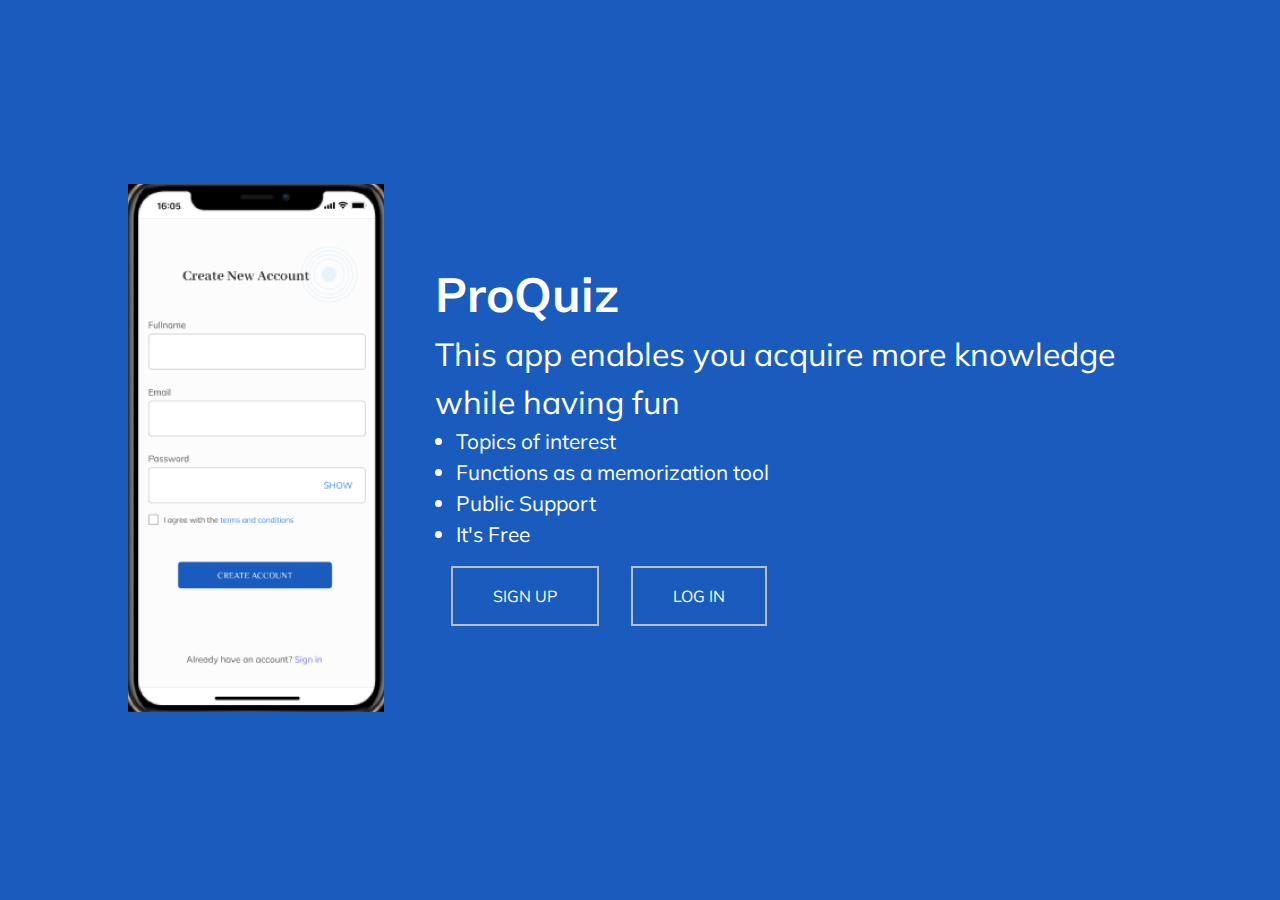
<file: task1/landing-page/landing-page.html>
<!DOCTYPE html>
<html lang="en">
    <head>
        <meta charset="UTF-8">
        <meta name="viewport" content="width=device-width, initial-scale=1.0">
        <title>ProQuiz | Landing Page</title>
        <link href="https://fonts.googleapis.com/css2?family=Mulish:wght@400;700&display=swap" rel="stylesheet">
        <link rel="stylesheet" href="../public/styles.css" type="text/css">
        <link rel="stylesheet" href="./landing-page.css" type="text/css">
    </head>
    <body>
        <main>
            <!-- Main section -->
            <section id="main-section" class="flex">
                <div id="main-div" class="flex">
                    <!-- Image container -->
                    <div id="image-div">
                        <img src="../public/images/phone.png" alt="">
                    </div>
                    <!-- Text section -->
                    <section id="text-section">
                        <h1>ProQuiz</h1>
                        <p id="mantra">This app enables you acquire more knowledge while having fun</p>
                        <ul id="features">
                            <li>Topics of interest</li>
                            <li>Functions as a memorization tool</li>
                            <li>Public Support</li>
                            <li>It's Free</li>
                        </ul>
                        <div id="links" class="flex">
                            <a href="../signup/signup.html">Sign up</a>
                            <a href="../login/login.html">Log in</a>
                        </div>
                    </section>
                </div>
            </section>
        </main>
    </body>
</html>
</file>
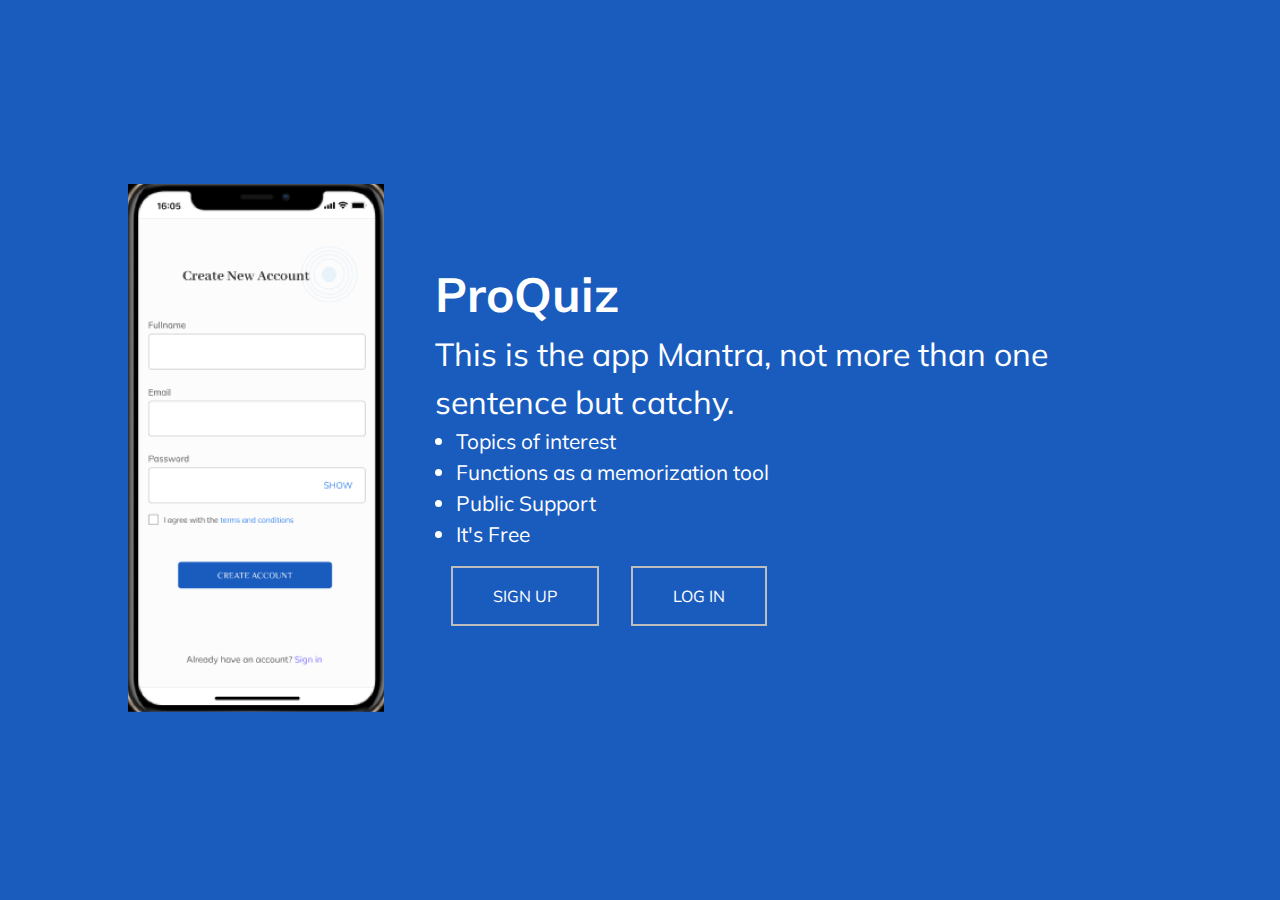
<file: task1/landing-page/landing.html>
<!DOCTYPE html>
<html lang="en">
    <head>
        <meta charset="UTF-8">
        <meta name="viewport" content="width=device-width, initial-scale=1.0">
        <title>ProQuiz | Landing Page</title>
        <link href="https://fonts.googleapis.com/css2?family=Mulish:wght@400;700&display=swap" rel="stylesheet">
        <link rel="stylesheet" href="../public/styles.css" type="text/css">
        <link rel="stylesheet" href="./landing.css" type="text/css">
    </head>
    <body>
        <main>
            <!-- Main section -->
            <section id="main-section" class="flex">
                <div id="main-div" class="flex">
                    <!-- Image container -->
                    <div id="image-div">
                        <img src="../public/images/phone.png" alt="">
                    </div>
                    <!-- Text section -->
                    <section id="text-section">
                        <h1>ProQuiz</h1>
                        <p id="mantra">This is the app Mantra, not more than one sentence but catchy.</p>
                        <ul id="features">
                            <li>Topics of interest</li>
                            <li>Functions as a memorization tool</li>
                            <li>Public Support</li>
                            <li>It's Free</li>
                        </ul>
                        <div id="links" class="flex">
                            <a href="../signup/signup.html">Sign up</a>
                            <a href="../login/login.html">Log in</a>
                        </div>
                    </section>
                </div>
            </section>
        </main>
    </body>
</html>
</file>
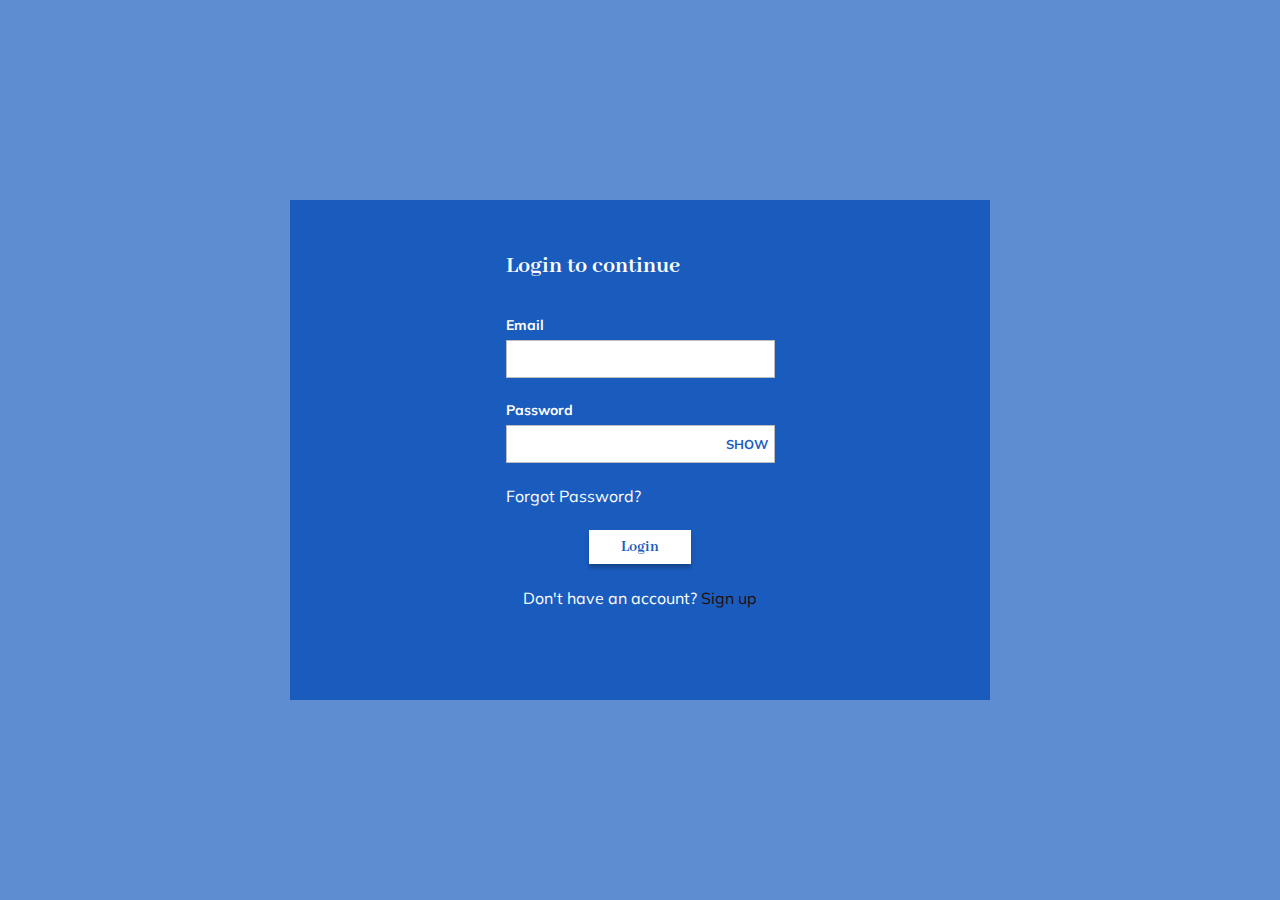
<file: task1/login/login.html>
<!DOCTYPE html>
<html lang="en">
    <head>
        <meta charset="UTF-8">
        <meta name="viewport" content="width=device-width, initial-scale=1.0">
        <title>ProQuiz | Login</title>
        <link href="https://fonts.googleapis.com/css2?family=Abhaya+Libre:wght@400;700&family=Mulish:wght@400;700&display=swap" rel="stylesheet">
        <link rel="stylesheet" href="../public/styles.css" type="text/css">
        <link rel="stylesheet" href="./login.css" type="text/css">
        <script src="../public/script.js" defer></script>
    </head>
    <body class="form-page">
        <main>
            <!-- Form section -->
            <section class="form-section flex">
                <form action="" method="POST">
                    <h2>Login to continue</h2>
                    <div class="form-input flex">
                        <label for="email">Email</label>
                        <input id="email" type="email" name="email" required>
                    </div>
                    <div class="form-input flex">
                        <label for="password">Password</label>
                        <div class="password-div">
                            <input id="password" type="password" name="password" minlength="8" required>
                            <span id="show" class="show">Show</span>
                        </div>
                    </div>
                    <a href="#">Forgot Password?</a>
                    <!-- Submit button -->
                    <div class="center">
                        <button class="submit-btn">Login</button>
                    </div>
                </form>
                <p>Don't have an account? <a class="dark-gray" href="../signup/signup.html">Sign up</a></p>
            </section>
        </main>
    </body>
</html>
</file>
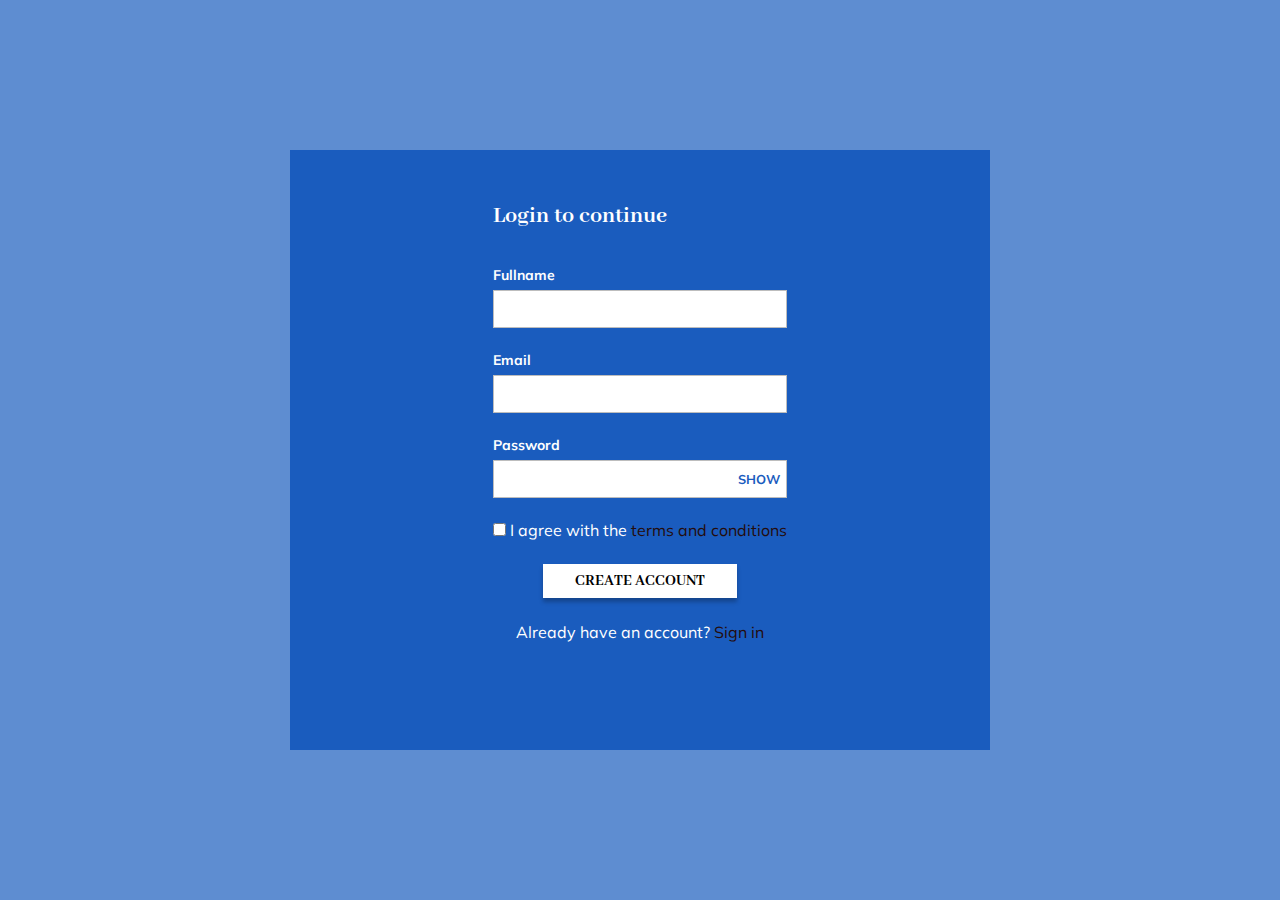
<file: task1/signup/signup.html>
<!DOCTYPE html>
<html lang="en">
    <head>
        <meta charset="UTF-8">
        <meta name="viewport" content="width=device-width, initial-scale=1.0">
        <title>ProQuiz | Signup</title>
        <link href="https://fonts.googleapis.com/css2?family=Abhaya+Libre:wght@400;700&family=Mulish:wght@400;700&display=swap" rel="stylesheet">
        <link rel="stylesheet" href="../public/styles.css" type="text/css">
        <link rel="stylesheet" href="./signup.css" type="text/css">
        <script src="../public/script.js" defer></script>
    </head>
    <body class="form-page">
        <main>
            <!-- Form section -->
            <section class="form-section flex">
                <form action="" method="POST">
                    <h2>Login to continue</h2>
                    <div class="form-input flex">
                        <label for="fullname">Fullname</label>
                        <input id="fullname" type="text" name="fullname" required>
                    </div>
                    <div class="form-input flex">
                        <label for="email">Email</label>
                        <input id="email" type="email" name="email" required>
                    </div>
                    <div class="form-input flex">
                        <label for="password">Password</label>
                        <div class="password-div">
                            <input id="password" type="password" name="password" minlength="8" required>
                            <span id="show" class="show">Show</span>
                        </div>
                    </div>
                    <div>
                        <input id="terms" type="checkbox" name="terms" required>
                        <label for="terms">I agree with the <a class="dark-gray" href="#">terms and conditions</a></label>
                    </div>
                    <!-- Submit button -->
                    <div class="center">
                        <button class="submit-btn">Create account</button>
                    </div>
                </form>
                <p>Already have an account? <a class="dark-gray" href="../login/login.html">Sign in</a></p>
            </section>
    </body>
</html>
</file>
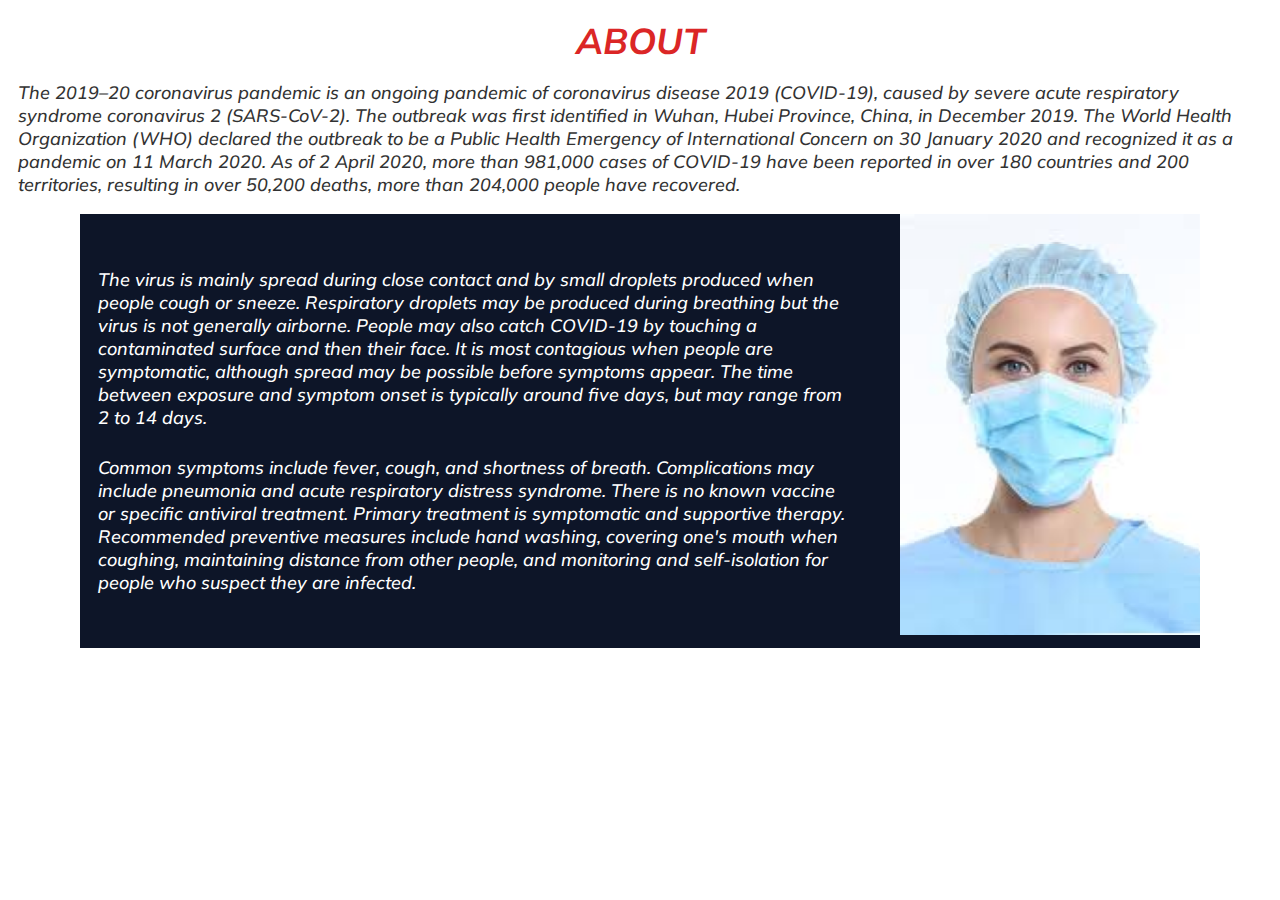
<file: task2/about/about.html>
<!DOCTYPE html>
<html lang="en">
    <head>
        <meta charset="UTF-8">
        <meta name="viewport" content="width=device-width, initial-scale=1.0">
        <title>COVID-19 | About</title>
        <link href="https://fonts.googleapis.com/css2?family=Mulish:ital,wght@0,500;1,400;1,500&display=swap" rel="stylesheet">
        <link rel="stylesheet" href="../public/css/styles.css" type="text/css">
    </head>
    <body>
        <header>
            <h1>About</h1>
        </header>
        <main>
            <p>The 2019–20 coronavirus pandemic is an ongoing pandemic of coronavirus disease 2019 (COVID-19), caused by severe acute respiratory syndrome coronavirus 2 (SARS-CoV-2). The outbreak was first identified in Wuhan, Hubei Province, China, in December 2019. The World Health Organization (WHO) declared the outbreak to be a Public Health Emergency of International Concern on 30 January 2020 and recognized it as a pandemic on 11 March 2020. As of 2 April 2020, more than 981,000 cases of COVID-19 have been reported in over 180 countries and 200 territories, resulting in over 50,200 deaths, more than 204,000 people have recovered.</p>
            <div class="about-flex flex">
                <div class="about-flex-text">
                    <p>The virus is mainly spread during close contact and by small droplets produced when people cough or sneeze. Respiratory droplets may be produced during breathing but the virus is not generally airborne. People may also catch COVID-19 by touching a contaminated surface and then their face. It is most contagious when people are symptomatic, although spread may be possible before symptoms appear. The time between exposure and symptom onset is typically around five days, but may range from 2 to 14 days.</p>
                    <p>Common symptoms include fever, cough, and shortness of breath. Complications may include pneumonia and acute respiratory distress syndrome. There is no known vaccine or specific antiviral treatment. Primary treatment is symptomatic and supportive therapy. Recommended preventive measures include hand washing, covering one's mouth when coughing, maintaining distance from other people, and monitoring and self-isolation for people who suspect they are infected.</p>
                </div>
                <div class="about-img-div img-div">
                    <img src="../public/images/cdc-k0KRNtqcjfw-unsplash 1.png" alt="A health worker">
                </div>
            </div>
        </main>
    </body>
</html>
</file>
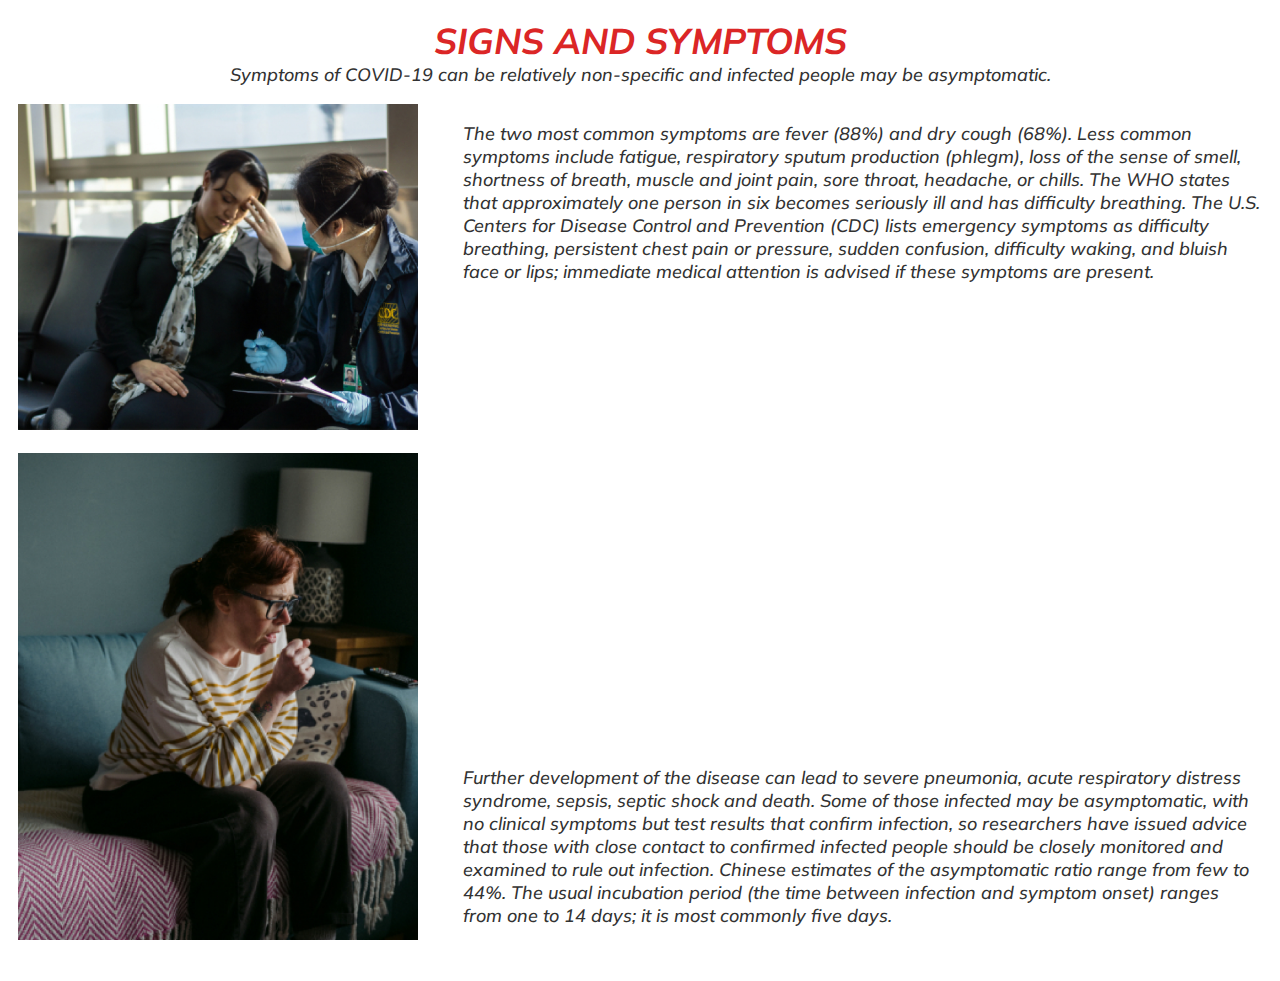
<file: task2/signs/signs.html>
<!DOCTYPE html>
<html lang="en">
    <head>
        <meta charset="UTF-8">
        <meta name="viewport" content="width=device-width, initial-scale=1.0">
        <title>COVID-19 | Signs and Symptoms</title>
        <link href="https://fonts.googleapis.com/css2?family=Mulish:ital,wght@0,500;1,400;1,500&display=swap" rel="stylesheet">
        <link rel="stylesheet" href="../public/css/styles.css" type="text/css">
    </head>
    <body>
        <header>
            <h1>Signs and Symptoms</h1>
            <p>Symptoms of COVID-19 can be relatively non-specific and infected people may be asymptomatic.</p>
        </header>
        <main>
            <div class="signs-flex flex">
                <div class="signs-img-div img-div">
                    <img src="../public/images/cdc-ioZc-2TpcjY-unsplash 1.png" alt="A sick person">
                </div>
                <p class="signs-flex-text">The two most common symptoms are fever (88%) and dry cough (68%). Less common symptoms include fatigue, respiratory sputum production (phlegm), loss of the sense of smell, shortness of breath, muscle and joint pain, sore throat, headache, or chills. The WHO states that approximately one person in six becomes seriously ill and has difficulty breathing. The U.S. Centers for Disease Control and Prevention (CDC) lists emergency symptoms as difficulty breathing, persistent chest pain or pressure, sudden confusion, difficulty waking, and bluish face or lips; immediate medical attention is advised if these symptoms are present.</p>
            </div>
            <div class="signs-flex signs-flex-2 flex">
                <div class="signs-img-div img-div">
                    <img src="../public/images/annie-spratt-_S0XzuaZLas-unsplash 1.png" alt="A person coughing">
                </div>
                <p class="signs-flex-text">Further development of the disease can lead to severe pneumonia, acute respiratory distress syndrome, sepsis, septic shock and death. Some of those infected may be asymptomatic, with no clinical symptoms but test results that confirm infection, so researchers have issued advice that those with close contact to confirmed infected people should be closely monitored and examined to rule out infection. Chinese estimates of the asymptomatic ratio range from few to 44%. The usual incubation period (the time between infection and symptom onset) ranges from one to 14 days; it is most commonly five days.</p>
            </div>
        </main> 
    </body>
</html>
</file>
<file: task1/public/styles.css>
/* General styles */
:root {
    --primary-color: #1a5cbe;
    --dark-gray: #240c0c;
}

* {
    box-sizing: border-box;
    margin: 0;
    padding: 0;
}

html {
    font-size: 16px;
}

body {
    background-color: var(--primary-color);
    font-family: 'Mulish', sans-serif;
}

body.form-page {
    background-color: rgba(26, 92, 190, 0.7);
}

a {
    color: #fff;
    text-decoration: none;
}

a:hover {
    text-decoration: underline;
}

/* Main section */
#main-section {
    align-items: center;
    height: 100vh;
}

#main-div {
    align-items: center;
    flex-wrap: wrap;
    justify-content: space-between;
    margin: 0 auto;
    width: 80%;
}

/* Text section */
#text-section {
    color: #fff;
    line-height: 1.5;
    width: 70%;
}

h1 {
    font-size: 3rem;
}

#mantra {
    font-size: 2rem;
}

#features {
    font-size: 1.3rem;
    margin-left: 1em;
}

/* Image div */
#image-div {
    height: 85%;
    margin-right: 1.5em;
    min-width: 85px;
    overflow: hidden;
    width: 25%;
}

#image-div img {
    width: 100%;
}

/* Form section */
.form-section {
    align-items: center;
    background-color: var(--primary-color);
    color: #fff;
    flex-direction: column;
    left: 50%;
    max-width: 700px;
    padding: 1em;
    position: absolute;
    top: 50%;
    transform: translate(-50%, -50%);
    width: 90%;
}

form h2 {
    font-family: 'Abhaya Libre', sans-serif;
    font-weight: bold;
    margin: 1.5em 0;
}

.form-input {
    flex-direction: column;
    margin-bottom: 1em;
}

.form-input label {
    font-size: 0.875rem;
    font-weight: bold;
}

.form-input input {
    border: 1px solid #bdbdbd;
    font-family: 'Mulish', sans-serif;
    font-size: 1rem;
    font-weight: bold;
    margin: 0.4em 0;
    padding: 0.5em;
    width: 100%;
}

/* Password section */
.password-div {
    position: relative;
}

#password {
    padding-right: 3.5em;
}

.show {
    color: var(--primary-color);
    font-size: 0.8rem;
    font-weight: bold;
    position: absolute;
    right: 7px;
    text-transform: uppercase;
    top: 50%;
    transform: translateY(-50%);
}

.show:hover {
    color: #f00;
    cursor: pointer;
}

/* Links */
#links {
    flex-wrap: wrap;
}

#links a {
    border: 2px solid #bdbdbd;
    color: #fff;
    display: block;
    margin: 1em;
    min-width: 50px;
    padding: 1em 2.5em;
    text-transform: uppercase;
}

#links a:hover {
    background-color: #fff;
    color: var(--primary-color);
    text-decoration: none;
}

/* Submit button */
.submit-btn {
    background-color: #fff;
    border: none;
    box-shadow: 0px 4px 4px rgba(0, 0, 0, 0.25);
    color: var(--primary-color);
    cursor: pointer;
    display: block;
    font-family: 'Abhaya Libre', sans-serif;
    font-weight: bold;
    font-size: 1rem;
    margin: 2em 0;
    padding: 0.5em 2em;
}

/* General classes */
.flex {
    display: flex;
}

.dark-gray {
    color: var(--dark-gray);
}

.center button {
    margin: 1.5em auto;
}

/* Media queries */
@media (max-width: 600px) {
    html {
        font-size: 12px;
    }

    h1 {
        font-size: 2.5rem;
    }
}

@media (max-width: 500px) {
    #text-section {
        width: 95%;
    }

    form h2 {
        margin: 0.7em;
    }
    
    .form-input input {
        width: 100%;
    }
}
</file>
<file: task1/landing-page/landing-page.css>
/* Links */
#links {
    flex-wrap: wrap;
}

#links a {
    border: 2px solid #bdbdbd;
    color: #fff;
    display: block;
    margin: 1em;
    min-width: 50px;
    padding: 1em 2.5em;
    text-transform: uppercase;
}

#links a:hover {
    background-color: #fff;
    color: var(--primary-color);
}
</file>
<file: task1/landing-page/landing.css>
/* Links */
#links {
    flex-wrap: wrap;
}

#links a {
    border: 2px solid #bdbdbd;
    color: #fff;
    display: block;
    margin: 1em;
    min-width: 50px;
    padding: 1em 2.5em;
    text-transform: uppercase;
}

#links a:hover {
    background-color: #fff;
    color: var(--primary-color);
}

/* Media queries */
@media (max-width: 400px) {
    #links a {
        padding: 1em;
    }
}
</file>
<file: task1/login/login.css>
/* Form section */
.form-section {
    height: 500px;
}

/* Media queries */
@media (max-width: 600px) {
    .form-section {
        height: 350px;
    }
}
</file>
<file: task1/signup/signup.css>
/* Form section */
.form-section {
    height: 600px;
}

/* Submit button */
.submit-btn {
    color: #000;
    text-transform: uppercase;
}

/* Media queries */
@media (max-width: 600px) {
    .form-section {
        height: 450px;
    }
}
</file>
<file: task2/public/css/styles.css>
/* General styles */
* {
    box-sizing: border-box;
    margin: 0;
    padding: 0;
}

html {
    font-size: 14px;
}

body {
    color: #323232;
    font-family: 'Mulish', sans-serif;
    font-style: italic;
    font-weight: 500;
    padding: 1em;
}

header {
    margin-bottom: 1em;
    text-align: center;
}

h1 {
    color: #DB2626;
    text-transform: uppercase;
}

/* General classes */
.flex {
    display: flex;
}

.img-div img {
    width: 100%;
}

.about-flex-text,
.signs-flex-text {
    margin: 1em 0;
}

/* About page */
.about-flex {
    background: #0D1528;
    color: #fff;
    flex-direction: column-reverse;
    margin: 1em 0;
}

.about-flex-text {
    padding: 0.75em;
}

/* Signs page */
.signs-flex {
    flex-direction: column;
}

/* Media queries */
@media (min-width: 500px) {
    /* General classes */
    .img-div {
        margin: 0 auto;
        width: 75%;
    }
}

@media (min-width: 700px) {
    /* General styles */
    html {
        font-size: 18px;
    }

    /* About page */
    .about-flex {
        flex-direction: row;
        margin: 1em auto;
        width: 90%;
    }

    .about-flex-text p {
        margin: 1em 0;
        padding: 0.25em;
    }

    .about-img-div {
        flex: 300px 0 0;
        margin-left: 1.5em;
    }

    /* Signs page */
    .signs-flex {
        flex-direction: row;
        margin: 1em 0;
    }

    .signs-img-div {
        flex: 400px 0 0;
        margin-right: 2.5em;
    }

    .signs-flex-text {
        width: 75%;
    }

    .signs-flex-2 p {
        align-self: flex-end;
    }
}
</file>
